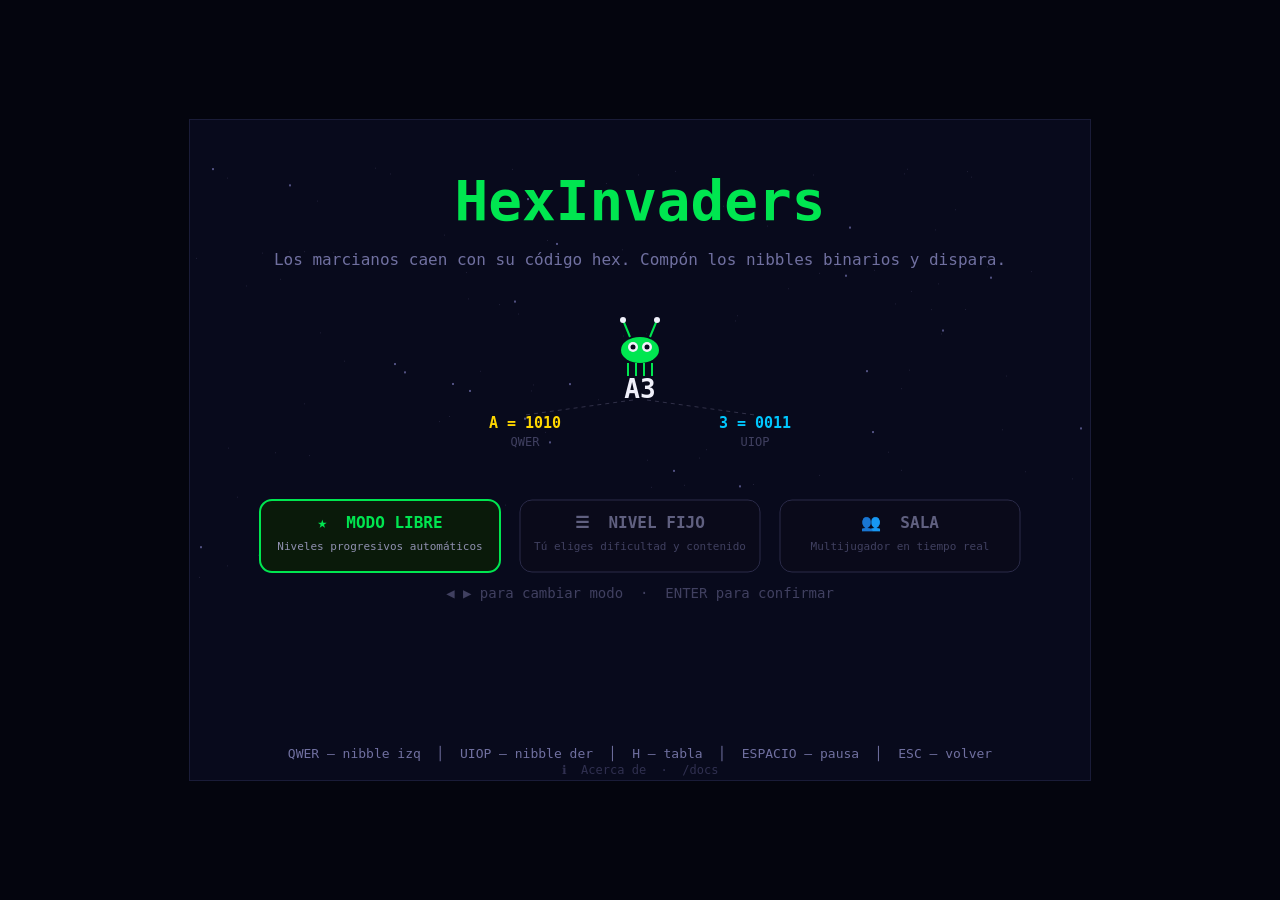
<file: templates/index.html>
<!DOCTYPE html>
<html lang="es">
<head>
  <meta charset="UTF-8">
  <meta name="viewport" content="width=device-width, initial-scale=1.0">
  <title>HexInvaders — Aprende Hexadecimal</title>
  <link rel="stylesheet" href="/static/style.css?v=2">
</head>
<body>
  <div id="game-wrap">
    <canvas id="game" width="900" height="660"></canvas>
    <div id="room-panel" class="hidden">
      <div id="room-panel-header">
        <span id="rp-label">SALA</span>
        <span id="rp-code"></span>
      </div>
      <div id="rp-nick-row"><span id="rp-nick"></span></div>
      <div id="rp-scores"></div>
      <button id="btn-podium">🏆 Podio</button>
    </div>
  </div>

  <!-- Modal nick / código de sala -->
  <div id="nick-modal" class="hidden">
    <div class="modal-box">
      <h3>Sala Multijugador</h3>
      <label>Tu nick <span class="hint">(máx. 12 caracteres)</span></label>
      <input id="nick-input" maxlength="12" autocomplete="off" spellcheck="false">
      <label>Código de sala <span class="hint">(vacío = crear nueva)</span></label>
      <input id="code-input" maxlength="4" autocomplete="off" spellcheck="false" style="text-transform:uppercase">
      <div class="modal-btns">
        <button id="modal-ok">Entrar</button>
        <button id="modal-cancel">Cancelar</button>
      </div>
      <p id="modal-error" class="hidden"></p>
    </div>
  </div>

  <script src="https://cdn.socket.io/4.7.5/socket.io.min.js"></script>
  <script src="/static/game.js?v=12"></script>
</body>
</html>
</file>
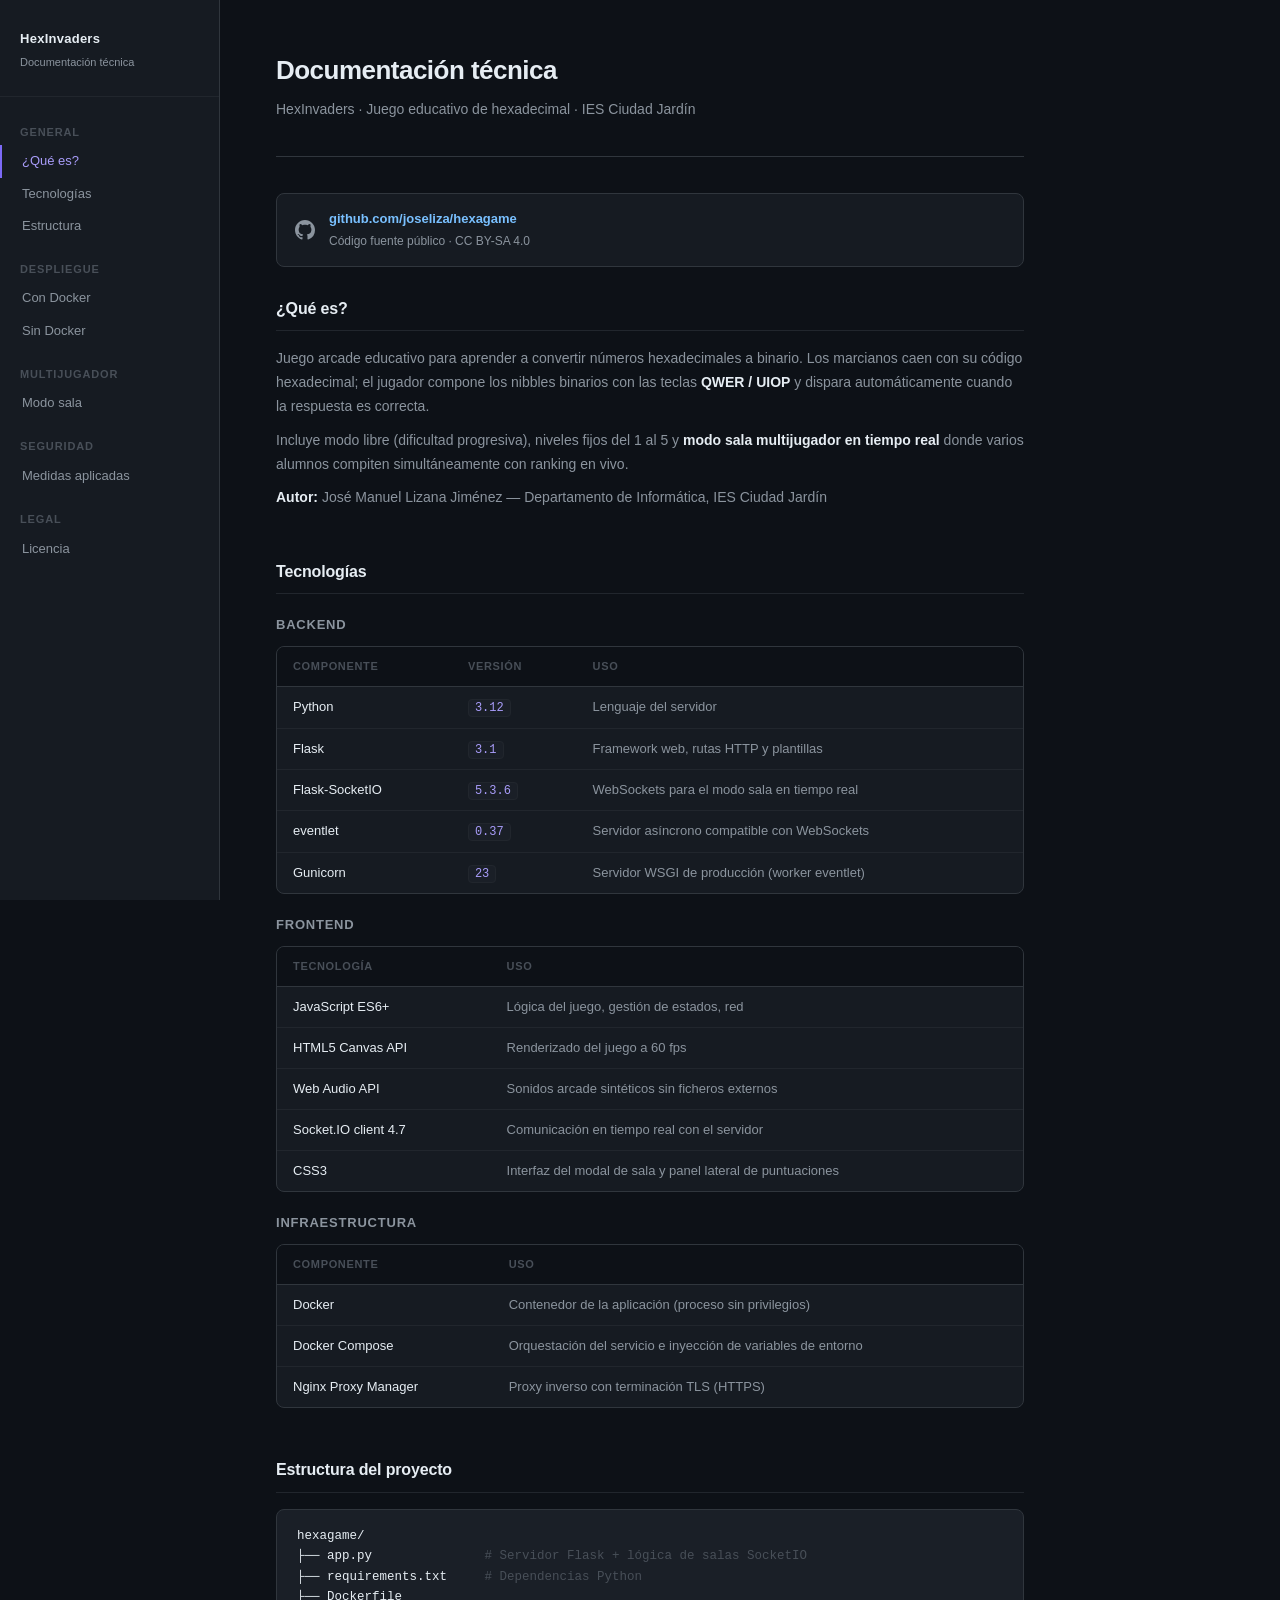
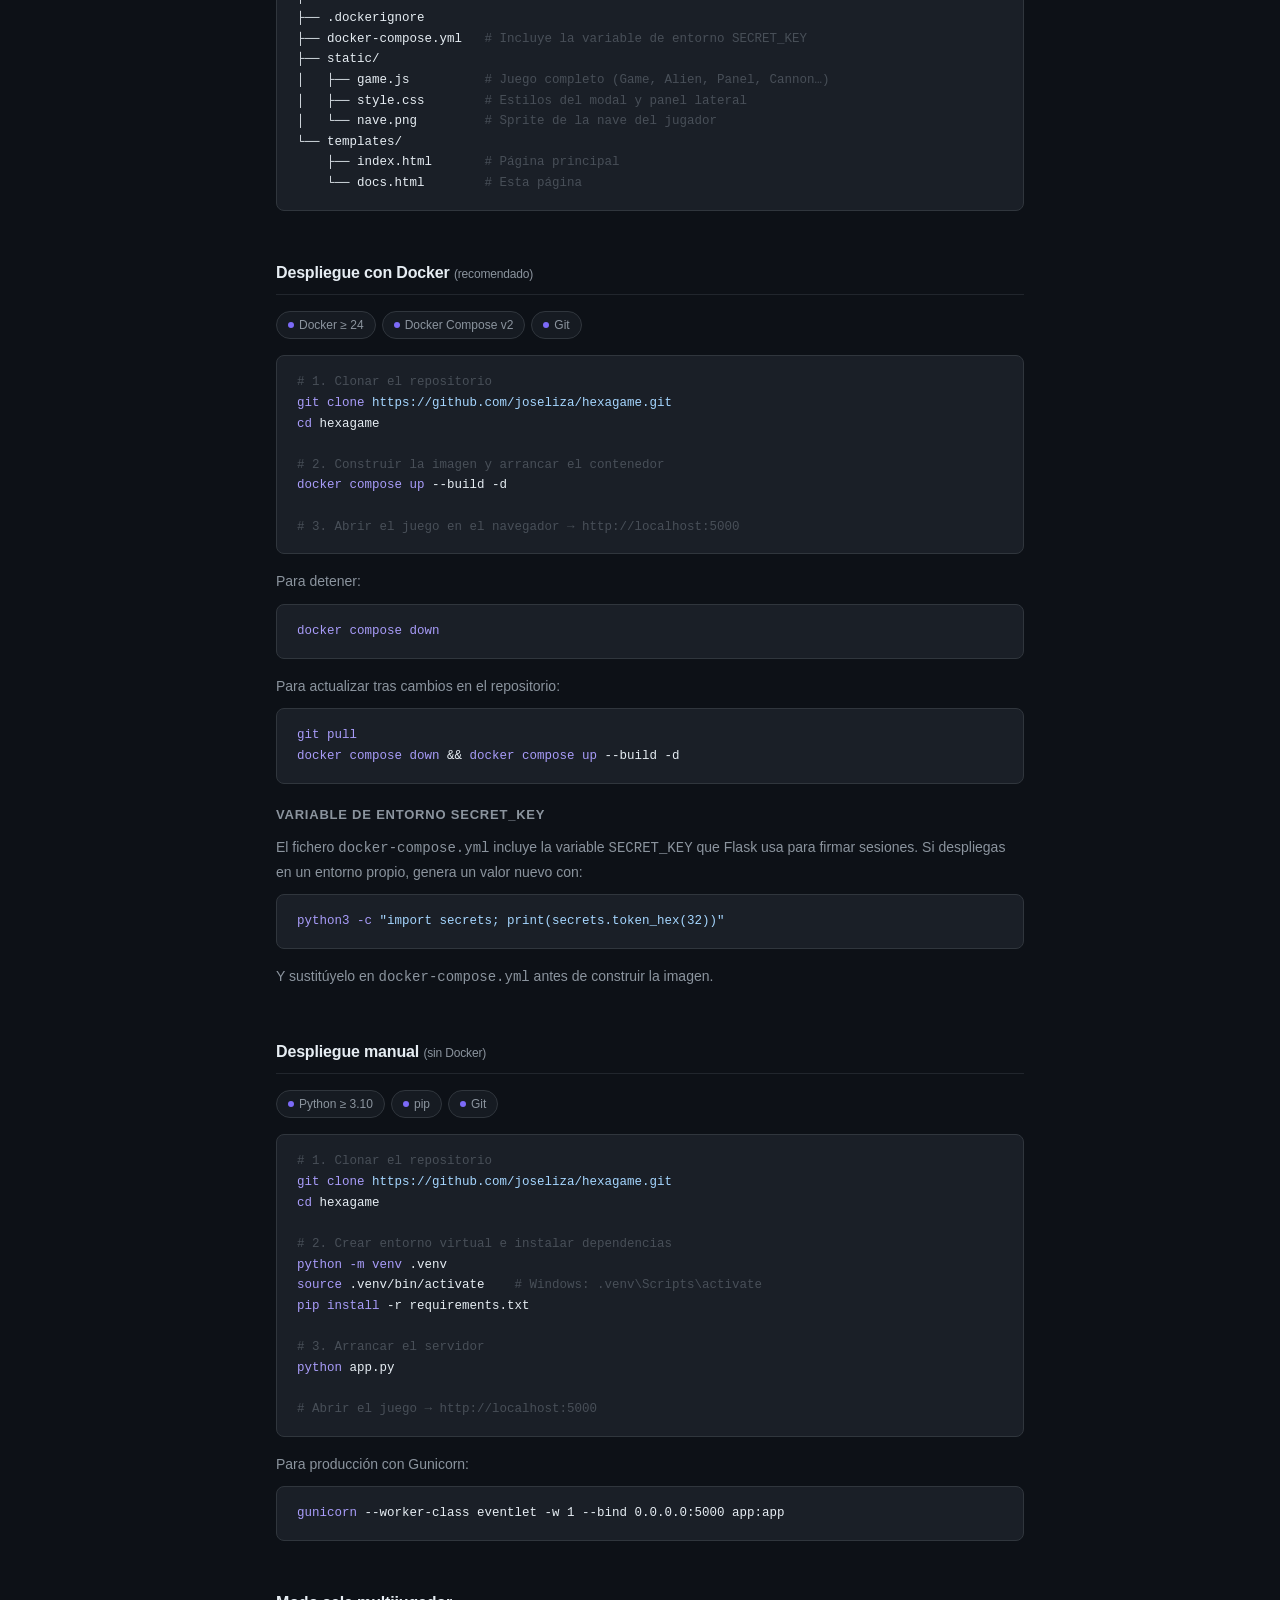
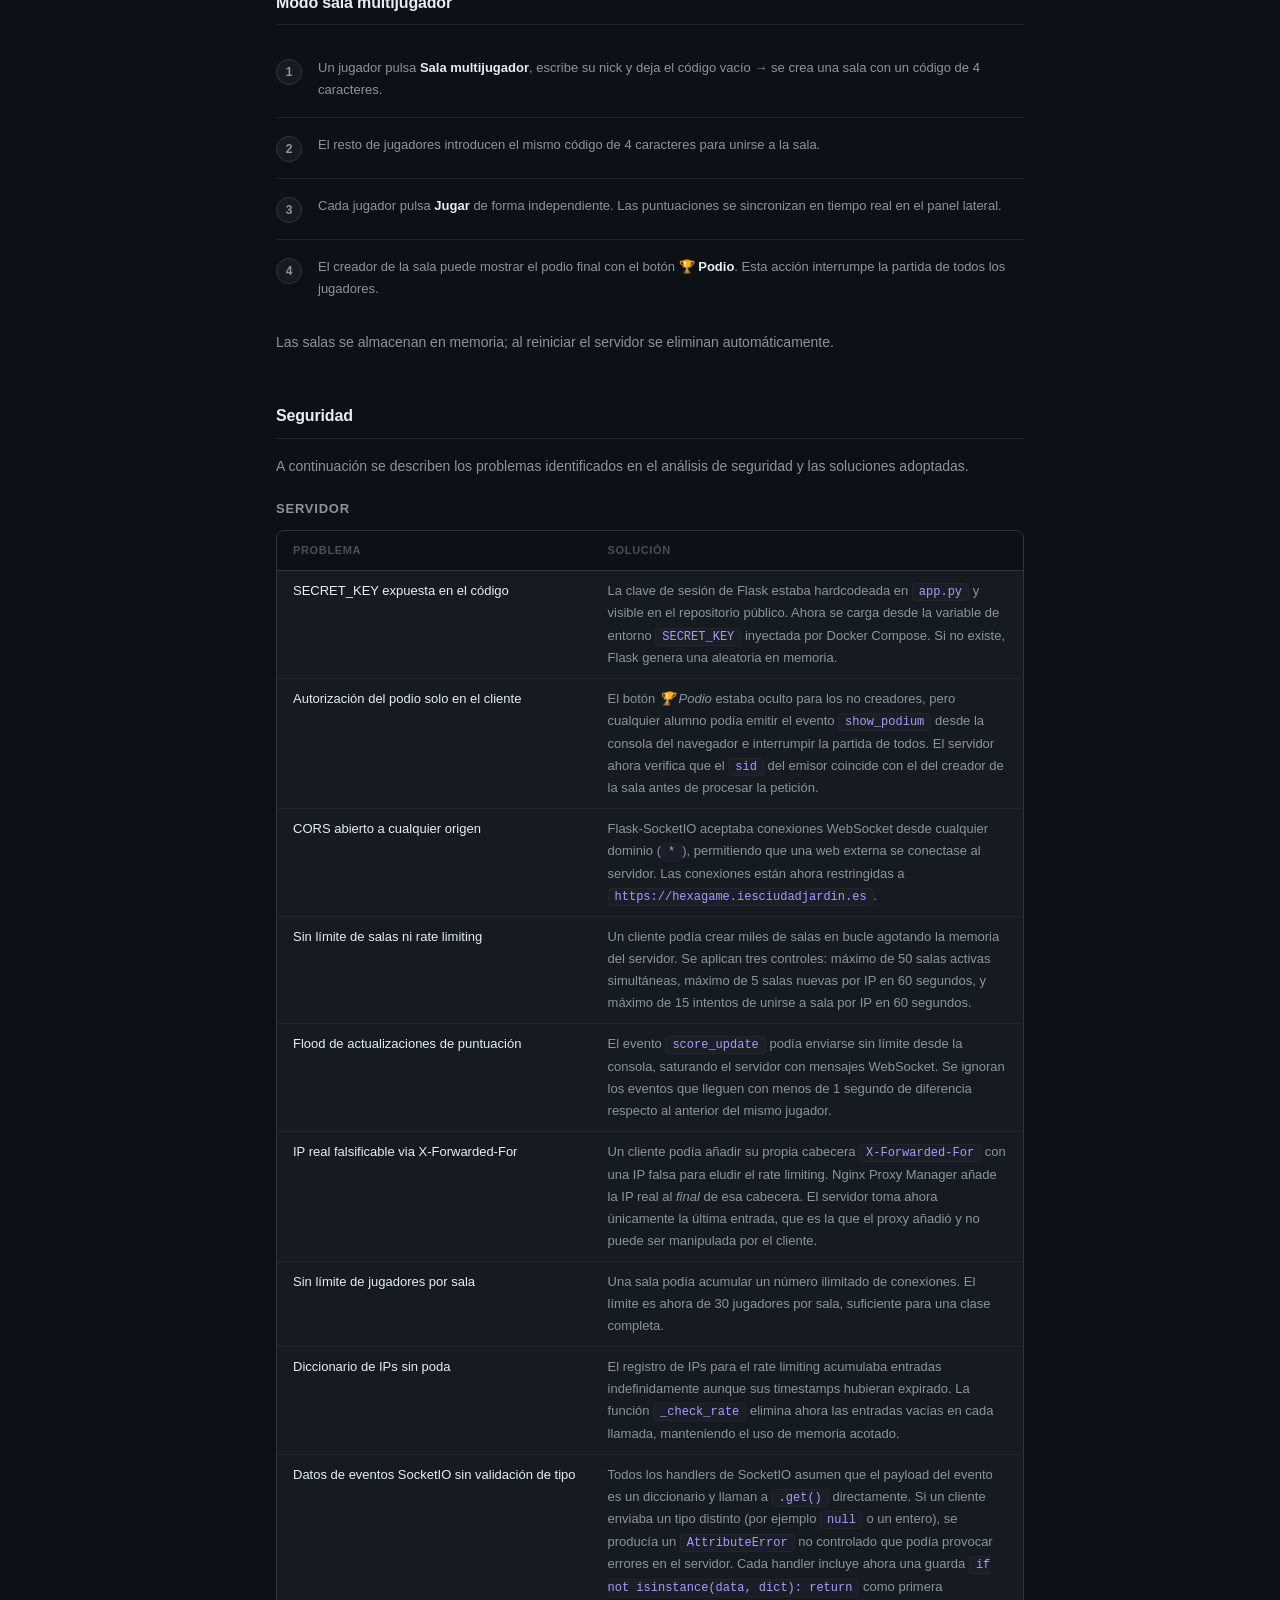
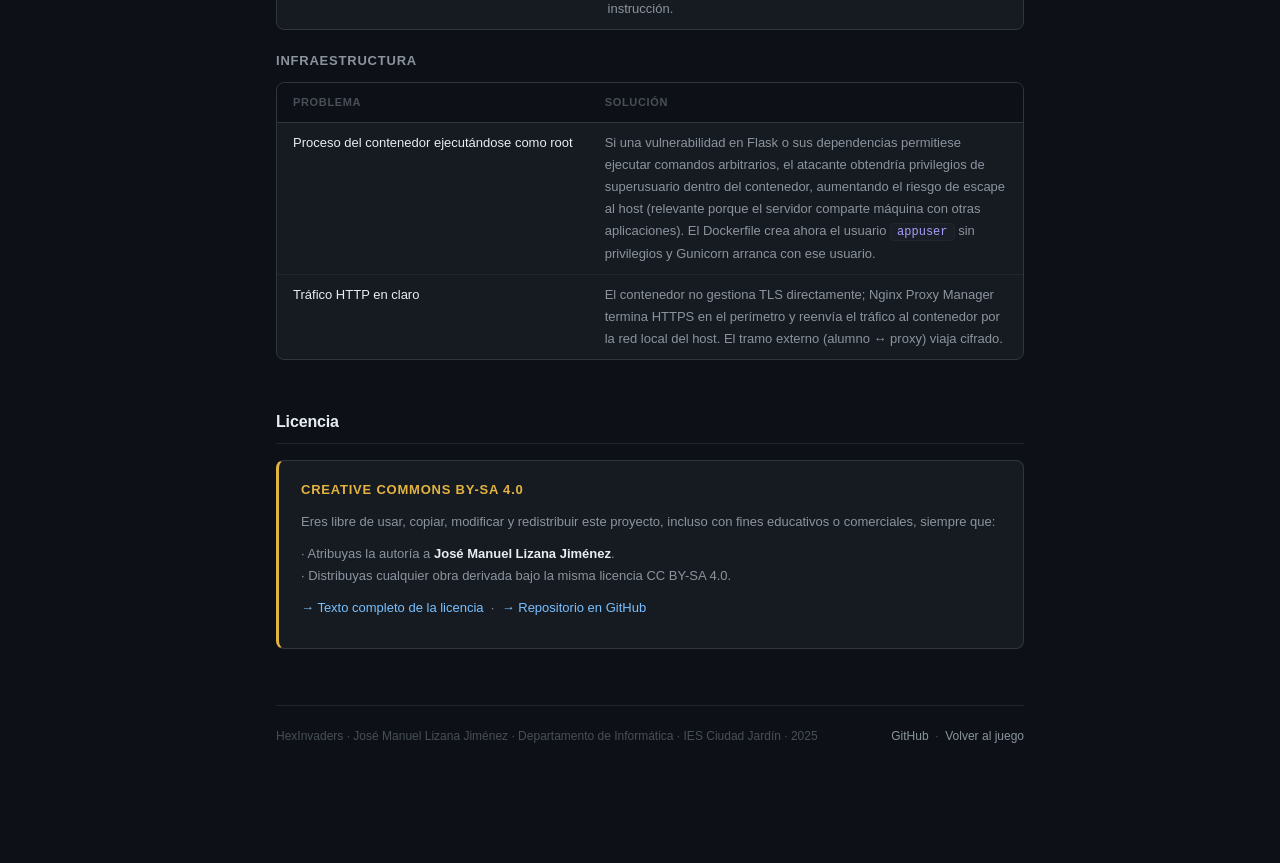
<file: templates/docs.html>
<!DOCTYPE html>
<html lang="es">
<head>
  <meta charset="UTF-8">
  <meta name="viewport" content="width=device-width, initial-scale=1.0">
  <title>HexInvaders — Documentación técnica</title>
  <style>
    *, *::before, *::after { box-sizing: border-box; margin: 0; padding: 0; }

    :root {
      --bg:        #0d1117;
      --surface:   #161b22;
      --border:    #30363d;
      --border-s:  #21262d;
      --text:      #e6edf3;
      --muted:     #8b949e;
      --muted-2:   #484f58;
      --accent:    #7c6af7;
      --accent-s:  #a89cf9;
      --link:      #79c0ff;
      --code-bg:   #1a1f27;
      --gold:      #e3b341;
    }

    html { scroll-behavior: smooth; }

    body {
      background: var(--bg);
      color: var(--text);
      font-family: -apple-system, BlinkMacSystemFont, 'Segoe UI', Helvetica, Arial, sans-serif;
      font-size: 14px;
      line-height: 1.7;
    }

    /* ── Layout ── */
    .layout { display: flex; min-height: 100vh; }

    nav {
      width: 220px;
      flex-shrink: 0;
      position: sticky;
      top: 0;
      height: 100vh;
      overflow-y: auto;
      border-right: 1px solid var(--border);
      padding: 28px 0 40px;
      background: var(--surface);
    }

    .nav-logo {
      padding: 0 20px 24px;
      border-bottom: 1px solid var(--border-s);
      margin-bottom: 20px;
    }
    .nav-logo span {
      display: block;
      font-size: 13px;
      font-weight: 600;
      color: var(--text);
      letter-spacing: .02em;
    }
    .nav-logo small {
      display: block;
      font-size: 11px;
      color: var(--muted);
      margin-top: 3px;
    }

    .nav-section {
      padding: 6px 20px 4px;
      font-size: 11px;
      font-weight: 600;
      text-transform: uppercase;
      letter-spacing: .08em;
      color: var(--muted-2);
      margin-top: 12px;
    }

    nav a {
      display: block;
      padding: 5px 20px;
      font-size: 13px;
      color: var(--muted);
      text-decoration: none;
      border-left: 2px solid transparent;
      transition: color .15s, border-color .15s;
    }
    nav a:hover { color: var(--text); border-left-color: var(--border); }
    nav a.active { color: var(--accent-s); border-left-color: var(--accent); }

    main {
      flex: 1;
      padding: 48px 56px 80px;
      max-width: 860px;
    }

    /* ── Header ── */
    .page-header { margin-bottom: 36px; padding-bottom: 24px; border-bottom: 1px solid var(--border); }
    .page-header h1 {
      font-size: 26px;
      font-weight: 700;
      color: var(--text);
      letter-spacing: -.02em;
      margin-bottom: 6px;
    }
    .page-header p { font-size: 14px; color: var(--muted); }

    /* ── Sections ── */
    section { margin-bottom: 48px; }
    section:last-child { margin-bottom: 0; }

    h2 {
      font-size: 16px;
      font-weight: 600;
      color: var(--text);
      margin-bottom: 16px;
      padding-bottom: 8px;
      border-bottom: 1px solid var(--border-s);
      letter-spacing: -.01em;
    }
    h3 {
      font-size: 13px;
      font-weight: 600;
      color: var(--muted);
      text-transform: uppercase;
      letter-spacing: .06em;
      margin: 20px 0 10px;
    }

    p { color: var(--muted); margin-bottom: 10px; font-size: 14px; }
    strong { color: var(--text); font-weight: 600; }

    a { color: var(--link); text-decoration: none; }
    a:hover { text-decoration: underline; }

    /* ── Repo banner ── */
    .repo-banner {
      display: flex;
      align-items: center;
      gap: 14px;
      background: var(--surface);
      border: 1px solid var(--border);
      border-radius: 8px;
      padding: 14px 18px;
      margin-bottom: 28px;
      font-size: 13px;
    }
    .repo-banner svg { color: var(--muted); flex-shrink: 0; }
    .repo-banner a { font-weight: 600; font-size: 13px; }
    .repo-banner span { color: var(--muted); font-size: 12px; }

    /* ── Cards / tables ── */
    .card {
      background: var(--surface);
      border: 1px solid var(--border);
      border-radius: 8px;
      overflow: hidden;
      margin-bottom: 12px;
    }

    table { width: 100%; border-collapse: collapse; font-size: 13px; }
    thead th {
      text-align: left;
      font-size: 11px;
      font-weight: 600;
      text-transform: uppercase;
      letter-spacing: .06em;
      color: var(--muted-2);
      padding: 10px 16px;
      background: var(--bg);
      border-bottom: 1px solid var(--border);
    }
    tbody td {
      padding: 9px 16px;
      border-bottom: 1px solid var(--border-s);
      vertical-align: top;
      color: var(--muted);
    }
    tbody tr:last-child td { border-bottom: none; }
    tbody td:first-child { color: var(--text); font-weight: 500; white-space: nowrap; }
    tbody td code {
      background: var(--code-bg);
      border: 1px solid var(--border-s);
      border-radius: 4px;
      padding: 1px 6px;
      font-size: 12px;
      color: var(--accent-s);
      font-family: 'SFMono-Regular', Consolas, 'Liberation Mono', Menlo, monospace;
    }

    /* ── Code blocks ── */
    pre {
      background: var(--code-bg);
      border: 1px solid var(--border);
      border-radius: 8px;
      padding: 16px 20px;
      overflow-x: auto;
      margin: 10px 0 16px;
      font-size: 12.5px;
      line-height: 1.65;
      font-family: 'SFMono-Regular', Consolas, 'Liberation Mono', Menlo, monospace;
    }
    pre code { color: var(--text); background: none; border: none; padding: 0; font-size: inherit; }
    .c  { color: var(--muted-2); }
    .kw { color: var(--accent-s); }
    .st { color: #a5d6ff; }
    .cm { color: #7ee787; }

    /* ── Badges ── */
    .badges { display: flex; flex-wrap: wrap; gap: 6px; margin-bottom: 16px; }
    .badge {
      display: inline-flex;
      align-items: center;
      gap: 5px;
      background: var(--surface);
      border: 1px solid var(--border);
      border-radius: 20px;
      padding: 3px 11px;
      font-size: 12px;
      color: var(--muted);
      font-weight: 500;
    }
    .badge-dot {
      width: 6px; height: 6px;
      border-radius: 50%;
      background: var(--accent);
      flex-shrink: 0;
    }

    /* ── Steps ── */
    .steps { counter-reset: step; display: flex; flex-direction: column; gap: 0; }
    .step {
      display: flex;
      gap: 16px;
      padding: 16px 0;
      border-bottom: 1px solid var(--border-s);
    }
    .step:last-child { border-bottom: none; }
    .step-num {
      counter-increment: step;
      width: 26px;
      height: 26px;
      border-radius: 50%;
      background: var(--surface);
      border: 1px solid var(--border);
      color: var(--muted);
      font-size: 12px;
      font-weight: 600;
      display: flex;
      align-items: center;
      justify-content: center;
      flex-shrink: 0;
      margin-top: 2px;
    }
    .step-body { flex: 1; }
    .step-body p { margin: 0; font-size: 13px; }

    /* ── License ── */
    .license-card {
      background: var(--surface);
      border: 1px solid var(--border);
      border-left: 3px solid var(--gold);
      border-radius: 8px;
      padding: 18px 22px;
    }
    .license-card h3 { margin-top: 0; color: var(--gold); }
    .license-card p { font-size: 13px; }

    /* ── Footer ── */
    footer {
      margin-top: 56px;
      padding-top: 20px;
      border-top: 1px solid var(--border-s);
      font-size: 12px;
      color: var(--muted-2);
      display: flex;
      justify-content: space-between;
      flex-wrap: wrap;
      gap: 8px;
    }
    footer a { color: var(--muted); }
    footer a:hover { color: var(--text); text-decoration: none; }

    /* ── Responsive ── */
    @media (max-width: 720px) {
      nav { display: none; }
      main { padding: 32px 20px 60px; }
    }
  </style>
</head>
<body>

<div class="layout">

  <!-- ── Sidebar nav ── -->
  <nav>
    <div class="nav-logo">
      <span>HexInvaders</span>
      <small>Documentación técnica</small>
    </div>
    <div class="nav-section">General</div>
    <a href="#que-es">¿Qué es?</a>
    <a href="#tecnologias">Tecnologías</a>
    <a href="#estructura">Estructura</a>
    <div class="nav-section">Despliegue</div>
    <a href="#docker">Con Docker</a>
    <a href="#manual">Sin Docker</a>
    <div class="nav-section">Multijugador</div>
    <a href="#sala">Modo sala</a>
    <div class="nav-section">Seguridad</div>
    <a href="#seguridad">Medidas aplicadas</a>
    <div class="nav-section">Legal</div>
    <a href="#licencia">Licencia</a>
  </nav>

  <!-- ── Main content ── -->
  <main>

    <div class="page-header">
      <h1>Documentación técnica</h1>
      <p>HexInvaders · Juego educativo de hexadecimal · IES Ciudad Jardín</p>
    </div>

    <!-- Repo banner -->
    <div class="repo-banner">
      <svg height="20" width="20" viewBox="0 0 16 16" fill="currentColor">
        <path d="M8 0C3.58 0 0 3.58 0 8c0 3.54 2.29 6.53 5.47 7.59.4.07.55-.17.55-.38
                 0-.19-.01-.82-.01-1.49-2.01.37-2.53-.49-2.69-.94-.09-.23-.48-.94-.82-1.13
                 -.28-.15-.68-.52-.01-.53.63-.01 1.08.58 1.23.82.72 1.21 1.87.87 2.33.66
                 .07-.52.28-.87.51-1.07-1.78-.2-3.64-.89-3.64-3.95 0-.87.31-1.59.82-2.15
                 -.08-.2-.36-1.02.08-2.12 0 0 .67-.21 2.2.82.64-.18 1.32-.27 2-.27
                 .68 0 1.36.09 2 .27 1.53-1.04 2.2-.82 2.2-.82.44 1.1.16 1.92.08 2.12
                 .51.56.82 1.27.82 2.15 0 3.07-1.87 3.75-3.65 3.95.29.25.54.73.54 1.48
                 0 1.07-.01 1.93-.01 2.2 0 .21.15.46.55.38A8.013 8.013 0 0016 8c0-4.42-3.58-8-8-8z"/>
      </svg>
      <div>
        <a href="https://github.com/joseliza/hexagame" target="_blank">github.com/joseliza/hexagame</a><br>
        <span>Código fuente público · CC BY-SA 4.0</span>
      </div>
    </div>

    <!-- ── ¿Qué es? ── -->
    <section id="que-es">
      <h2>¿Qué es?</h2>
      <p>
        Juego arcade educativo para aprender a convertir números hexadecimales a binario.
        Los marcianos caen con su código hexadecimal; el jugador compone los nibbles
        binarios con las teclas <strong>QWER / UIOP</strong> y dispara automáticamente
        cuando la respuesta es correcta.
      </p>
      <p>
        Incluye modo libre (dificultad progresiva), niveles fijos del 1 al 5 y
        <strong>modo sala multijugador en tiempo real</strong> donde varios alumnos
        compiten simultáneamente con ranking en vivo.
      </p>
      <p>
        <strong>Autor:</strong> José Manuel Lizana Jiménez —
        Departamento de Informática, IES Ciudad Jardín
      </p>
    </section>

    <!-- ── Tecnologías ── -->
    <section id="tecnologias">
      <h2>Tecnologías</h2>

      <h3>Backend</h3>
      <div class="card">
        <table>
          <thead><tr><th>Componente</th><th>Versión</th><th>Uso</th></tr></thead>
          <tbody>
            <tr><td>Python</td><td><code>3.12</code></td><td>Lenguaje del servidor</td></tr>
            <tr><td>Flask</td><td><code>3.1</code></td><td>Framework web, rutas HTTP y plantillas</td></tr>
            <tr><td>Flask-SocketIO</td><td><code>5.3.6</code></td><td>WebSockets para el modo sala en tiempo real</td></tr>
            <tr><td>eventlet</td><td><code>0.37</code></td><td>Servidor asíncrono compatible con WebSockets</td></tr>
            <tr><td>Gunicorn</td><td><code>23</code></td><td>Servidor WSGI de producción (worker eventlet)</td></tr>
          </tbody>
        </table>
      </div>

      <h3>Frontend</h3>
      <div class="card">
        <table>
          <thead><tr><th>Tecnología</th><th>Uso</th></tr></thead>
          <tbody>
            <tr><td>JavaScript ES6+</td><td>Lógica del juego, gestión de estados, red</td></tr>
            <tr><td>HTML5 Canvas API</td><td>Renderizado del juego a 60 fps</td></tr>
            <tr><td>Web Audio API</td><td>Sonidos arcade sintéticos sin ficheros externos</td></tr>
            <tr><td>Socket.IO client 4.7</td><td>Comunicación en tiempo real con el servidor</td></tr>
            <tr><td>CSS3</td><td>Interfaz del modal de sala y panel lateral de puntuaciones</td></tr>
          </tbody>
        </table>
      </div>

      <h3>Infraestructura</h3>
      <div class="card">
        <table>
          <thead><tr><th>Componente</th><th>Uso</th></tr></thead>
          <tbody>
            <tr><td>Docker</td><td>Contenedor de la aplicación (proceso sin privilegios)</td></tr>
            <tr><td>Docker Compose</td><td>Orquestación del servicio e inyección de variables de entorno</td></tr>
            <tr><td>Nginx Proxy Manager</td><td>Proxy inverso con terminación TLS (HTTPS)</td></tr>
          </tbody>
        </table>
      </div>
    </section>

    <!-- ── Estructura ── -->
    <section id="estructura">
      <h2>Estructura del proyecto</h2>
      <pre><code>hexagame/
├── app.py               <span class="c"># Servidor Flask + lógica de salas SocketIO</span>
├── requirements.txt     <span class="c"># Dependencias Python</span>
├── Dockerfile
├── .dockerignore
├── docker-compose.yml   <span class="c"># Incluye la variable de entorno SECRET_KEY</span>
├── static/
│   ├── game.js          <span class="c"># Juego completo (Game, Alien, Panel, Cannon…)</span>
│   ├── style.css        <span class="c"># Estilos del modal y panel lateral</span>
│   └── nave.png         <span class="c"># Sprite de la nave del jugador</span>
└── templates/
    ├── index.html       <span class="c"># Página principal</span>
    └── docs.html        <span class="c"># Esta página</span></code></pre>
    </section>

    <!-- ── Docker ── -->
    <section id="docker">
      <h2>Despliegue con Docker <span style="font-size:12px;font-weight:400;color:var(--muted)">(recomendado)</span></h2>

      <div class="badges">
        <span class="badge"><span class="badge-dot"></span>Docker ≥ 24</span>
        <span class="badge"><span class="badge-dot"></span>Docker Compose v2</span>
        <span class="badge"><span class="badge-dot"></span>Git</span>
      </div>

      <pre><code><span class="c"># 1. Clonar el repositorio</span>
<span class="kw">git clone</span> <span class="st">https://github.com/joseliza/hexagame.git</span>
<span class="kw">cd</span> hexagame

<span class="c"># 2. Construir la imagen y arrancar el contenedor</span>
<span class="kw">docker compose up</span> --build -d

<span class="c"># 3. Abrir el juego en el navegador → http://localhost:5000</span></code></pre>

      <p>Para detener:</p>
      <pre><code><span class="kw">docker compose down</span></code></pre>

      <p>Para actualizar tras cambios en el repositorio:</p>
      <pre><code><span class="kw">git pull</span>
<span class="kw">docker compose down</span> &amp;&amp; <span class="kw">docker compose up</span> --build -d</code></pre>

      <h3>Variable de entorno SECRET_KEY</h3>
      <p>El fichero <code>docker-compose.yml</code> incluye la variable <code>SECRET_KEY</code> que Flask usa para firmar sesiones. Si despliegas en un entorno propio, genera un valor nuevo con:</p>
      <pre><code><span class="kw">python3 -c</span> <span class="st">"import secrets; print(secrets.token_hex(32))"</span></code></pre>
      <p>Y sustitúyelo en <code>docker-compose.yml</code> antes de construir la imagen.</p>
    </section>

    <!-- ── Manual ── -->
    <section id="manual">
      <h2>Despliegue manual <span style="font-size:12px;font-weight:400;color:var(--muted)">(sin Docker)</span></h2>

      <div class="badges">
        <span class="badge"><span class="badge-dot"></span>Python ≥ 3.10</span>
        <span class="badge"><span class="badge-dot"></span>pip</span>
        <span class="badge"><span class="badge-dot"></span>Git</span>
      </div>

      <pre><code><span class="c"># 1. Clonar el repositorio</span>
<span class="kw">git clone</span> <span class="st">https://github.com/joseliza/hexagame.git</span>
<span class="kw">cd</span> hexagame

<span class="c"># 2. Crear entorno virtual e instalar dependencias</span>
<span class="kw">python -m venv</span> .venv
<span class="kw">source</span> .venv/bin/activate    <span class="c"># Windows: .venv\Scripts\activate</span>
<span class="kw">pip install</span> -r requirements.txt

<span class="c"># 3. Arrancar el servidor</span>
<span class="kw">python</span> app.py

<span class="c"># Abrir el juego → http://localhost:5000</span></code></pre>

      <p>Para producción con Gunicorn:</p>
      <pre><code><span class="kw">gunicorn</span> --worker-class eventlet -w 1 --bind 0.0.0.0:5000 app:app</code></pre>
    </section>

    <!-- ── Sala ── -->
    <section id="sala">
      <h2>Modo sala multijugador</h2>
      <div class="steps">
        <div class="step">
          <div class="step-num">1</div>
          <div class="step-body"><p>Un jugador pulsa <strong>Sala multijugador</strong>, escribe su nick y deja el código vacío → se crea una sala con un código de 4 caracteres.</p></div>
        </div>
        <div class="step">
          <div class="step-num">2</div>
          <div class="step-body"><p>El resto de jugadores introducen el mismo código de 4 caracteres para unirse a la sala.</p></div>
        </div>
        <div class="step">
          <div class="step-num">3</div>
          <div class="step-body"><p>Cada jugador pulsa <strong>Jugar</strong> de forma independiente. Las puntuaciones se sincronizan en tiempo real en el panel lateral.</p></div>
        </div>
        <div class="step">
          <div class="step-num">4</div>
          <div class="step-body"><p>El creador de la sala puede mostrar el podio final con el botón <strong>🏆 Podio</strong>. Esta acción interrumpe la partida de todos los jugadores.</p></div>
        </div>
      </div>
      <p style="margin-top:14px">Las salas se almacenan en memoria; al reiniciar el servidor se eliminan automáticamente.</p>
    </section>

    <!-- ── Seguridad ── -->
    <section id="seguridad">
      <h2>Seguridad</h2>
      <p>A continuación se describen los problemas identificados en el análisis de seguridad y las soluciones adoptadas.</p>

      <h3>Servidor</h3>
      <div class="card">
        <table>
          <thead><tr><th>Problema</th><th>Solución</th></tr></thead>
          <tbody>
            <tr>
              <td>SECRET_KEY expuesta en el código</td>
              <td>La clave de sesión de Flask estaba hardcodeada en <code>app.py</code> y visible en el repositorio público. Ahora se carga desde la variable de entorno <code>SECRET_KEY</code> inyectada por Docker Compose. Si no existe, Flask genera una aleatoria en memoria.</td>
            </tr>
            <tr>
              <td>Autorización del podio solo en el cliente</td>
              <td>El botón <em>🏆 Podio</em> estaba oculto para los no creadores, pero cualquier alumno podía emitir el evento <code>show_podium</code> desde la consola del navegador e interrumpir la partida de todos. El servidor ahora verifica que el <code>sid</code> del emisor coincide con el del creador de la sala antes de procesar la petición.</td>
            </tr>
            <tr>
              <td>CORS abierto a cualquier origen</td>
              <td>Flask-SocketIO aceptaba conexiones WebSocket desde cualquier dominio (<code>*</code>), permitiendo que una web externa se conectase al servidor. Las conexiones están ahora restringidas a <code>https://hexagame.iesciudadjardin.es</code>.</td>
            </tr>
            <tr>
              <td>Sin límite de salas ni rate limiting</td>
              <td>Un cliente podía crear miles de salas en bucle agotando la memoria del servidor. Se aplican tres controles: máximo de 50 salas activas simultáneas, máximo de 5 salas nuevas por IP en 60 segundos, y máximo de 15 intentos de unirse a sala por IP en 60 segundos.</td>
            </tr>
            <tr>
              <td>Flood de actualizaciones de puntuación</td>
              <td>El evento <code>score_update</code> podía enviarse sin límite desde la consola, saturando el servidor con mensajes WebSocket. Se ignoran los eventos que lleguen con menos de 1 segundo de diferencia respecto al anterior del mismo jugador.</td>
            </tr>
            <tr>
              <td>IP real falsificable via X-Forwarded-For</td>
              <td>Un cliente podía añadir su propia cabecera <code>X-Forwarded-For</code> con una IP falsa para eludir el rate limiting. Nginx Proxy Manager añade la IP real al <em>final</em> de esa cabecera. El servidor toma ahora únicamente la última entrada, que es la que el proxy añadió y no puede ser manipulada por el cliente.</td>
            </tr>
            <tr>
              <td>Sin límite de jugadores por sala</td>
              <td>Una sala podía acumular un número ilimitado de conexiones. El límite es ahora de 30 jugadores por sala, suficiente para una clase completa.</td>
            </tr>
            <tr>
              <td>Diccionario de IPs sin poda</td>
              <td>El registro de IPs para el rate limiting acumulaba entradas indefinidamente aunque sus timestamps hubieran expirado. La función <code>_check_rate</code> elimina ahora las entradas vacías en cada llamada, manteniendo el uso de memoria acotado.</td>
            </tr>
            <tr>
              <td>Datos de eventos SocketIO sin validación de tipo</td>
              <td>Todos los handlers de SocketIO asumen que el payload del evento es un diccionario y llaman a <code>.get()</code> directamente. Si un cliente enviaba un tipo distinto (por ejemplo <code>null</code> o un entero), se producía un <code>AttributeError</code> no controlado que podía provocar errores en el servidor. Cada handler incluye ahora una guarda <code>if not isinstance(data, dict): return</code> como primera instrucción.</td>
            </tr>
          </tbody>
        </table>
      </div>

      <h3>Infraestructura</h3>
      <div class="card">
        <table>
          <thead><tr><th>Problema</th><th>Solución</th></tr></thead>
          <tbody>
            <tr>
              <td>Proceso del contenedor ejecutándose como root</td>
              <td>Si una vulnerabilidad en Flask o sus dependencias permitiese ejecutar comandos arbitrarios, el atacante obtendría privilegios de superusuario dentro del contenedor, aumentando el riesgo de escape al host (relevante porque el servidor comparte máquina con otras aplicaciones). El Dockerfile crea ahora el usuario <code>appuser</code> sin privilegios y Gunicorn arranca con ese usuario.</td>
            </tr>
            <tr>
              <td>Tráfico HTTP en claro</td>
              <td>El contenedor no gestiona TLS directamente; Nginx Proxy Manager termina HTTPS en el perímetro y reenvía el tráfico al contenedor por la red local del host. El tramo externo (alumno ↔ proxy) viaja cifrado.</td>
            </tr>
          </tbody>
        </table>
      </div>
    </section>

    <!-- ── Licencia ── -->
    <section id="licencia">
      <h2>Licencia</h2>
      <div class="license-card">
        <h3>Creative Commons BY-SA 4.0</h3>
        <p>Eres libre de usar, copiar, modificar y redistribuir este proyecto, incluso con fines educativos o comerciales, siempre que:</p>
        <p>· Atribuyas la autoría a <strong>José Manuel Lizana Jiménez</strong>.<br>
           · Distribuyas cualquier obra derivada bajo la misma licencia CC BY-SA 4.0.</p>
        <p style="margin-top:10px">
          <a href="https://creativecommons.org/licenses/by-sa/4.0/deed.es" target="_blank">→ Texto completo de la licencia</a>
          &nbsp;·&nbsp;
          <a href="https://github.com/joseliza/hexagame" target="_blank">→ Repositorio en GitHub</a>
        </p>
      </div>
    </section>

    <footer>
      <span>HexInvaders · José Manuel Lizana Jiménez · Departamento de Informática · IES Ciudad Jardín · 2025</span>
      <span>
        <a href="https://github.com/joseliza/hexagame" target="_blank">GitHub</a>
        &nbsp;·&nbsp;
        <a href="/">Volver al juego</a>
      </span>
    </footer>

  </main>
</div>

<script>
  // Marca como activo el enlace de la nav al hacer scroll
  const sections = document.querySelectorAll('section[id]');
  const links = document.querySelectorAll('nav a[href^="#"]');
  const obs = new IntersectionObserver(entries => {
    entries.forEach(e => {
      if (e.isIntersecting) {
        links.forEach(l => l.classList.toggle('active', l.getAttribute('href') === '#' + e.target.id));
      }
    });
  }, { rootMargin: '-30% 0px -60% 0px' });
  sections.forEach(s => obs.observe(s));
</script>

</body>
</html>
</file>
<file: static/style.css>
*, *::before, *::after { box-sizing: border-box; margin: 0; padding: 0; }

body {
  background: #04050e;
  display: flex;
  justify-content: center;
  align-items: center;
  min-height: 100vh;
  font-family: monospace;
}

#game-wrap {
  display: flex;
  align-items: flex-start;
  gap: 10px;
}

#game {
  display: block;
  border: 1px solid #1a1c38;
  max-width: 100%;
  flex-shrink: 0;
}

/* ─── Room panel (live scores) ─────────────────────────── */
#room-panel {
  background: #06071a;
  border: 1px solid #1e2040;
  border-radius: 8px;
  padding: 10px 8px;
  width: 158px;
  font-size: 0.78rem;
  color: #f0f0fa;
  align-self: flex-start;
  margin-top: 0;
}

#room-panel-header {
  border-bottom: 1px solid #1e2040;
  padding-bottom: 5px;
  margin-bottom: 6px;
}

#rp-label { color: #505070; font-size: 0.7rem; display: block; }
#rp-code  { color: #00c8ff; font-weight: bold; font-size: 1rem; letter-spacing: 2px; display: block; }

#rp-nick-row {
  margin-bottom: 6px;
  font-size: 0.72rem;
  color: #808090;
}
#rp-nick { color: #ffd700; }

.score-entry {
  display: flex;
  align-items: center;
  gap: 3px;
  padding: 3px 2px;
  border-radius: 4px;
  margin-bottom: 2px;
  min-height: 22px;
}
.score-entry.me { background: #0d0f28; }

.score-rank { width: 18px; font-size: 0.7rem; text-align: center; }
.rank-gold   { color: #FFD700; }
.rank-silver { color: #C0C0C0; }
.rank-bronze { color: #CD7F32; }
.rank-other  { color: #505070; }

.score-nick {
  flex: 1;
  overflow: hidden;
  text-overflow: ellipsis;
  white-space: nowrap;
  font-size: 0.75rem;
}
.score-pts  { color: #00c8ff; font-weight: bold; font-size: 0.75rem; }
.score-state-go { color: #606070; font-size: 0.65rem; }

#btn-podium {
  width: 100%;
  margin-top: 8px;
  padding: 6px 4px;
  background: #0e0f24;
  border: 1px solid #ffd700;
  color: #ffd700;
  font-family: monospace;
  font-size: 0.73rem;
  border-radius: 6px;
  cursor: pointer;
  transition: background 0.15s;
}
#btn-podium:hover { background: #1e1f34; }

/* ─── Nick/code modal ──────────────────────────────────── */
.hidden { display: none !important; }

#nick-modal {
  position: fixed;
  inset: 0;
  background: rgba(0,0,0,0.75);
  display: flex;
  justify-content: center;
  align-items: center;
  z-index: 200;
}

.modal-box {
  background: #0a0c20;
  border: 2px solid #00c8ff;
  border-radius: 12px;
  padding: 24px 28px 20px;
  width: 320px;
  color: #f0f0fa;
  font-family: monospace;
}

.modal-box h3 {
  color: #00e650;
  margin-bottom: 14px;
  font-size: 1.1rem;
  text-align: center;
}

.modal-box label {
  display: block;
  color: #8888aa;
  font-size: 0.8rem;
  margin: 10px 0 4px;
}
.modal-box .hint { color: #404060; }

.modal-box input {
  width: 100%;
  background: #060820;
  border: 1px solid #303060;
  color: #f0f0fa;
  font-family: monospace;
  font-size: 1rem;
  padding: 7px 10px;
  border-radius: 6px;
  outline: none;
}
.modal-box input:focus { border-color: #00c8ff; }

.modal-btns {
  display: flex;
  gap: 10px;
  margin-top: 16px;
}
.modal-btns button {
  flex: 1;
  padding: 9px;
  border: none;
  border-radius: 8px;
  font-family: monospace;
  font-size: 0.95rem;
  cursor: pointer;
}
#modal-ok     { background: #00e650; color: #020a02; font-weight: bold; }
#modal-cancel { background: #1a1c30; color: #606080; border: 1px solid #303050; }

#modal-error {
  color: #ff5050;
  font-size: 0.82rem;
  margin-top: 8px;
  text-align: center;
}
</file>
